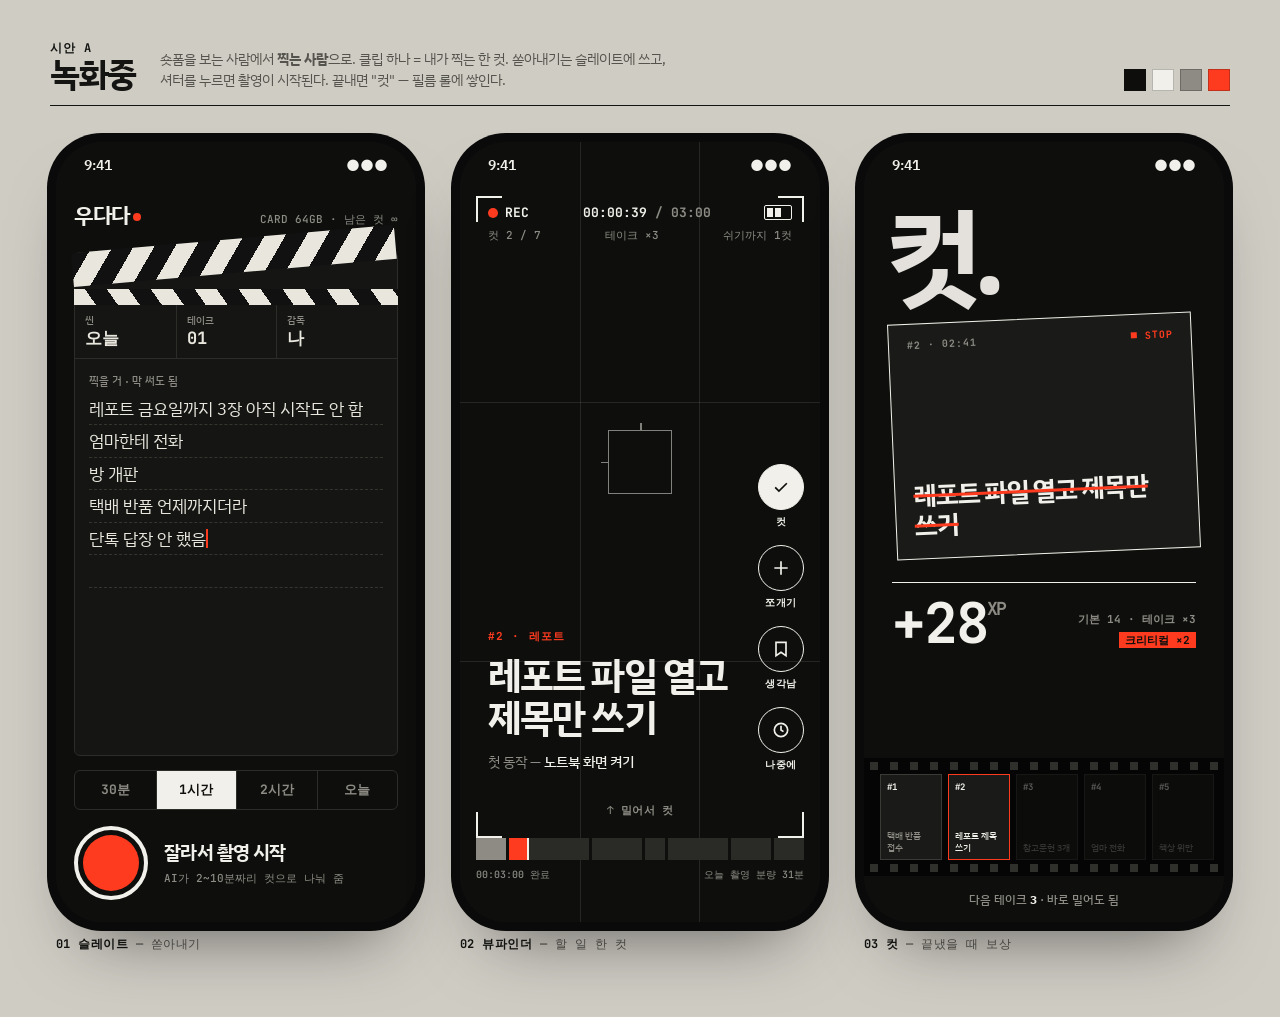
<file: udada/design/a-rec.html>
<!doctype html>
<html lang="ko">
<head>
<meta charset="utf-8">
<meta name="viewport" content="width=device-width, initial-scale=1">
<title>우다다 시안 A — 녹화중</title>
<link rel="preconnect" href="https://fonts.googleapis.com">
<link rel="preconnect" href="https://fonts.gstatic.com" crossorigin>
<link rel="stylesheet" href="https://fonts.googleapis.com/css2?family=IBM+Plex+Sans+KR:wght@400;500;700&family=JetBrains+Mono:wght@500;700&display=swap">
<style>
/* 은유: 숏폼을 '보는' 사람이 아니라 '찍는' 사람. 할 일 = 내가 찍는 장면 한 컷.
   색: 뷰파인더 검정 + 흰 HUD + 녹화 빨강 하나. 그라데이션 없음. */
:root{
  --vf:#0E0F0D; --vf2:#1A1B18; --hud:#F2F0EA; --hud2:#8D8B84; --line:rgba(242,240,234,.18);
  --rec:#FF3B1F; --slate:#151614; --chalk:#E9E6DD;
  --sans:"IBM Plex Sans KR",system-ui,sans-serif; --mono:"JetBrains Mono",ui-monospace,monospace;
}
*{box-sizing:border-box;margin:0}
body{background:#CFCCC4;color:#141412;font-family:var(--sans);-webkit-font-smoothing:antialiased;word-break:keep-all;padding:40px 32px 64px}
.sheet-h{max-width:1180px;margin:0 auto 36px;display:grid;grid-template-columns:auto 1fr auto;gap:24px;align-items:end;border-bottom:1.5px solid #141412;padding-bottom:14px}
.sheet-h .tag{font:700 12px var(--mono);letter-spacing:.08em}
.sheet-h h1{font-size:34px;font-weight:700;letter-spacing:-.04em;line-height:1}
.sheet-h p{font-size:14px;color:#55534d;max-width:520px;line-height:1.55}
.sw{display:flex;gap:6px}.sw i{width:22px;height:22px;border:1px solid #14141244}
.row{display:flex;gap:44px;justify-content:center;flex-wrap:wrap}
figure{display:grid;gap:14px}
figcaption{font:500 12px var(--mono);color:#55534d;letter-spacing:.04em}
figcaption b{color:#141412}
.phone{width:360px;height:780px;border-radius:46px;overflow:hidden;position:relative;background:var(--vf);color:var(--hud);box-shadow:0 0 0 9px #0a0a0a,0 40px 70px -30px rgba(0,0,0,.55)}
.sb{position:absolute;top:0;left:0;right:0;height:44px;display:flex;justify-content:space-between;align-items:center;padding:0 28px;font:600 14px var(--sans);z-index:5}

/* ---------- 1. 슬레이트 ---------- */
.slate{position:absolute;inset:0;background:var(--vf);padding:58px 18px 22px;display:flex;flex-direction:column;gap:14px}
.top{display:flex;justify-content:space-between;align-items:baseline}
.logo{font-weight:700;font-size:22px;letter-spacing:-.06em}
.logo span{display:inline-block;width:8px;height:8px;border-radius:50%;background:var(--rec);margin-left:3px;vertical-align:2px}
.meta{font:500 11px var(--mono);color:var(--hud2)}
.board{background:var(--slate);border:1.5px solid #2c2d29;border-radius:6px;margin-top:8px;flex:1;display:flex;flex-direction:column}
.clap{height:34px;background:repeating-linear-gradient(-55deg,var(--chalk) 0 18px,#111 18px 36px);transform-origin:0 100%;transform:rotate(-5deg);border-radius:5px 5px 0 0;margin:0 -1px}
.clap2{height:16px;margin:2px -1px 0;background:repeating-linear-gradient(55deg,var(--chalk) 0 18px,#111 18px 36px)}
.fields{display:grid;grid-template-columns:1fr 1fr 1.2fr;border-bottom:1.5px solid #2c2d29}
.fields div{padding:8px 10px;border-left:1.5px solid #2c2d29}
.fields div:first-child{border-left:0}
.fields small{display:block;font:500 10px var(--sans);color:var(--hud2)}
.fields b{font:700 17px var(--mono);color:var(--chalk)}
.dump{flex:1;padding:14px 14px 0;font-size:17px;line-height:1.85;color:var(--chalk)}
.dump small{display:block;font:500 11px var(--sans);color:var(--hud2);margin-bottom:4px}
.dump p{border-bottom:1px dashed #34352f}
.dump p.ghost{color:#55564f}
.caret{display:inline-block;width:2px;height:19px;background:var(--rec);vertical-align:-3px;animation:blink 1s steps(1) infinite}
@keyframes blink{50%{opacity:0}}
.dur{display:grid;grid-template-columns:repeat(4,1fr);gap:0;border:1.5px solid #2c2d29;border-radius:6px;overflow:hidden}
.dur button{all:unset;text-align:center;padding:10px 0;font:700 13px var(--mono);color:var(--hud2);border-left:1.5px solid #2c2d29}
.dur button:first-child{border-left:0}
.dur button.on{background:var(--hud);color:var(--vf)}
.shoot{display:flex;align-items:center;gap:16px;padding-top:2px}
.shutter{width:74px;height:74px;border-radius:50%;border:4px solid var(--hud);display:grid;place-items:center;flex:none}
.shutter i{width:56px;height:56px;border-radius:50%;background:var(--rec);transition:transform .15s}
.shutter:active i{transform:scale(.85)}
.shoot b{font-size:19px;letter-spacing:-.03em;display:block}
.shoot span{font:500 11px var(--mono);color:var(--hud2)}

/* ---------- 2. 뷰파인더 ---------- */
.vf{position:absolute;inset:0;background:var(--vf)}
.grid3{position:absolute;inset:0;background:
  linear-gradient(var(--line),var(--line)) 33.33% 0/1px 100% no-repeat,
  linear-gradient(var(--line),var(--line)) 66.66% 0/1px 100% no-repeat,
  linear-gradient(var(--line),var(--line)) 0 33.33%/100% 1px no-repeat,
  linear-gradient(var(--line),var(--line)) 0 66.66%/100% 1px no-repeat;opacity:.6}
.brk{position:absolute;width:26px;height:26px;border:2px solid var(--hud)}
.brk.tl{top:54px;left:16px;border-right:0;border-bottom:0}.brk.tr{top:54px;right:16px;border-left:0;border-bottom:0}
.brk.bl{bottom:84px;left:16px;border-right:0;border-top:0}.brk.br{bottom:84px;right:16px;border-left:0;border-top:0}
.hud{position:absolute;top:62px;left:28px;right:28px;display:flex;justify-content:space-between;font:700 13px var(--mono)}
.rec{display:flex;align-items:center;gap:7px}
.rec i{width:10px;height:10px;border-radius:50%;background:var(--rec);animation:blink 1.2s steps(1) infinite}
.tc{font-variant-numeric:tabular-nums}
.tc em{font-style:normal;color:var(--hud2)}
.bat{display:flex;align-items:center;gap:6px;color:var(--hud2);font-size:11px}
.bat span{display:inline-flex;gap:2px;padding:2px;border:1.5px solid var(--hud);border-radius:2px}
.bat span i{width:6px;height:9px;background:var(--hud)}
.bat span i.off{background:transparent}
.hud2{position:absolute;top:86px;left:28px;right:28px;display:flex;justify-content:space-between;font:500 11px var(--mono);color:var(--hud2)}
.focus{position:absolute;left:50%;top:41%;width:64px;height:64px;transform:translate(-50%,-50%);border:1.5px solid var(--hud);opacity:.5}
.focus::before,.focus::after{content:"";position:absolute;background:var(--hud)}
.focus::before{left:50%;top:-8px;width:1.5px;height:8px}.focus::after{top:50%;left:-8px;height:1.5px;width:8px}
.scene{position:absolute;left:28px;right:92px;bottom:150px}
.scene .lbl{font:700 11px var(--mono);color:var(--rec);letter-spacing:.1em;margin-bottom:10px}
.scene h2{font-size:38px;font-weight:700;line-height:1.12;letter-spacing:-.05em}
.scene p{margin-top:12px;font-size:14px;color:var(--hud2);line-height:1.5}
.scene p b{color:var(--hud);font-weight:500}
.rail{position:absolute;right:16px;bottom:150px;display:flex;flex-direction:column;gap:16px;align-items:center}
.rail button{all:unset;display:grid;justify-items:center;gap:5px;font:700 10px var(--mono);color:var(--hud);letter-spacing:.06em}
.rail .k{width:46px;height:46px;border:1.5px solid var(--hud);border-radius:50%;display:grid;place-items:center}
.rail .k.done{background:var(--hud);color:var(--vf)}
.rail svg{width:20px;height:20px;stroke:currentColor;fill:none;stroke-width:2}
.scrub{position:absolute;left:16px;right:16px;bottom:40px}
.scrub .ticks{display:grid;grid-template-columns:3fr 8fr 5fr 2fr 6fr 4fr 3fr;gap:3px;height:22px}
.scrub .ticks i{background:#2a2b27;position:relative}
.scrub .ticks i.d{background:var(--hud2)}
.scrub .ticks i.c{background:#2a2b27;overflow:hidden}
.scrub .ticks i.c::before{content:"";position:absolute;inset:0 auto 0 0;width:22%;background:var(--rec)}
.scrub .ticks i.c::after{content:"";position:absolute;top:-6px;bottom:-6px;left:22%;width:2px;background:var(--hud)}
.scrub .lab{display:flex;justify-content:space-between;margin-top:8px;font:500 10px var(--mono);color:var(--hud2)}
.cue{position:absolute;left:0;right:0;bottom:104px;text-align:center;font:700 11px var(--mono);color:var(--hud2);letter-spacing:.02em}

/* ---------- 3. 컷 ---------- */
.cut{position:absolute;inset:0;background:var(--vf)}
.cut .freeze{position:absolute;left:28px;right:28px;top:176px;height:236px;border:1.5px solid var(--hud);padding:18px;display:flex;flex-direction:column;justify-content:flex-end;transform:rotate(-2.5deg);background:var(--vf2)}
.cut .freeze small{font:700 10px var(--mono);color:var(--hud2);letter-spacing:.1em;position:absolute;top:14px;left:18px}
.cut .freeze small.r{left:auto;right:18px;color:var(--rec)}
.cut .freeze h3{font-size:26px;line-height:1.15;letter-spacing:-.04em;text-decoration:line-through;text-decoration-color:var(--rec);text-decoration-thickness:3px}
.slam{position:absolute;left:22px;top:58px;z-index:2;font:700 108px/1 var(--sans);letter-spacing:-.08em;color:var(--hud);mix-blend-mode:difference;animation:slam .5s cubic-bezier(.2,1.6,.4,1) both}
@keyframes slam{from{transform:scale(1.6);opacity:0}}
.xp{position:absolute;left:28px;right:28px;top:440px;display:grid;grid-template-columns:1fr auto;align-items:end;border-top:1.5px solid var(--hud);padding-top:12px}
.xp b{font:700 56px/1 var(--mono);letter-spacing:-.04em}
.xp b sup{font-size:18px;vertical-align:28px;color:var(--hud2)}
.xp div{text-align:right;font:700 11px/1.9 var(--mono);color:var(--hud2)}
.xp div em{font-style:normal;color:var(--vf);background:var(--rec);padding:1px 6px}
.roll{position:absolute;left:0;right:0;bottom:46px;height:118px;background:#050505;padding:16px 0;overflow:hidden}
.roll::before,.roll::after{content:"";position:absolute;left:0;right:0;height:8px;background:repeating-linear-gradient(90deg,transparent 0 6px,#2f302b 6px 14px,transparent 14px 20px)}
.roll::before{top:4px}.roll::after{bottom:4px}
.frames{display:flex;gap:6px;padding-left:16px;animation:roll 1s .3s cubic-bezier(.2,.8,.2,1) both}
@keyframes roll{from{transform:translateX(70px)}}
.frames div{flex:none;width:62px;height:86px;border:1px solid #3a3b36;background:var(--vf2);padding:6px;font:500 8.5px/1.35 var(--sans);color:var(--hud2);display:flex;flex-direction:column;justify-content:space-between}
.frames div b{font:700 9px var(--mono);color:var(--hud)}
.frames div.new{border-color:var(--rec);color:var(--hud)}
.frames div.e{opacity:.35}
.next{position:absolute;left:0;right:0;bottom:14px;text-align:center;font:500 12px var(--sans);color:var(--hud2)}
.next b{color:var(--hud)}
</style>
</head>
<body>
<header class="sheet-h">
  <div><div class="tag">시안 A</div><h1>녹화중</h1></div>
  <p>숏폼을 보는 사람에서 <b>찍는 사람</b>으로. 클립 하나 = 내가 찍는 한 컷. 쏟아내기는 슬레이트에 쓰고, 셔터를 누르면 촬영이 시작된다. 끝내면 "컷" — 필름 롤에 쌓인다.</p>
  <div class="sw"><i style="background:#0E0F0D"></i><i style="background:#F2F0EA"></i><i style="background:#8D8B84"></i><i style="background:#FF3B1F"></i></div>
</header>
<div class="row">

<figure>
<div class="phone">
  <div class="sb"><span>9:41</span><span>●●●</span></div>
  <div class="slate">
    <div class="top"><div class="logo">우다다<span></span></div><div class="meta">CARD 64GB · 남은 컷 ∞</div></div>
    <div class="board">
      <div class="clap"></div><div class="clap2"></div>
      <div class="fields">
        <div><small>씬</small><b>오늘</b></div>
        <div><small>테이크</small><b>01</b></div>
        <div><small>감독</small><b>나</b></div>
      </div>
      <div class="dump">
        <small>찍을 거 · 막 써도 됨</small>
        <p>레포트 금요일까지 3장 아직 시작도 안 함</p>
        <p>엄마한테 전화</p>
        <p>방 개판</p>
        <p>택배 반품 언제까지더라</p>
        <p>단톡 답장 안 했음<span class="caret"></span></p>
        <p class="ghost">&nbsp;</p>
      </div>
    </div>
    <div class="dur"><button>30분</button><button class="on">1시간</button><button>2시간</button><button>오늘</button></div>
    <div class="shoot">
      <div class="shutter"><i></i></div>
      <div><b>잘라서 촬영 시작</b><span>AI가 2~10분짜리 컷으로 나눠 줌</span></div>
    </div>
  </div>
</div>
<figcaption><b>01 슬레이트</b> — 쏟아내기</figcaption>
</figure>

<figure>
<div class="phone">
  <div class="sb"><span>9:41</span><span>●●●</span></div>
  <div class="vf">
    <div class="grid3"></div>
    <i class="brk tl"></i><i class="brk tr"></i><i class="brk bl"></i><i class="brk br"></i>
    <div class="hud">
      <div class="rec"><i></i>REC</div>
      <div class="tc">00:00:39 <em>/ 03:00</em></div>
      <div class="bat"><span><i></i><i></i><i class="off"></i></span></div>
    </div>
    <div class="hud2"><span>컷 2 / 7</span><span>테이크 ×3</span><span>쉬기까지 1컷</span></div>
    <div class="focus"></div>
    <div class="scene">
      <div class="lbl">#2 · 레포트</div>
      <h2>레포트 파일 열고 제목만 쓰기</h2>
      <p>첫 동작 — <b>노트북 화면 켜기</b></p>
    </div>
    <div class="rail">
      <button><span class="k done"><svg viewBox="0 0 24 24"><path d="M5 12.5l4.5 4.5L19 7.5"/></svg></span>컷</button>
      <button><span class="k"><svg viewBox="0 0 24 24"><path d="M12 4v16M4 12h16"/></svg></span>쪼개기</button>
      <button><span class="k"><svg viewBox="0 0 24 24"><path d="M6 4h12v16l-6-4-6 4z"/></svg></span>생각남</button>
      <button><span class="k"><svg viewBox="0 0 24 24"><path d="M12 7v5l3 2"/><circle cx="12" cy="12" r="8"/></svg></span>나중에</button>
    </div>
    <div class="cue">↑ 밀어서 컷</div>
    <div class="scrub">
      <div class="ticks"><i class="d"></i><i class="c"></i><i></i><i></i><i></i><i></i><i></i></div>
      <div class="lab"><span>00:03:00 완료</span><span>오늘 촬영 분량 31분</span></div>
    </div>
  </div>
</div>
<figcaption><b>02 뷰파인더</b> — 할 일 한 컷</figcaption>
</figure>

<figure>
<div class="phone">
  <div class="sb"><span>9:41</span><span>●●●</span></div>
  <div class="cut">
    <div class="freeze">
      <small>#2 · 02:41</small><small class="r">■ STOP</small>
      <h3>레포트 파일 열고 제목만 쓰기</h3>
    </div>
    <div class="slam">컷.</div>
    <div class="xp">
      <b>+28<sup>XP</sup></b>
      <div>기본 14 · 테이크 ×3<br><em>크리티컬 ×2</em></div>
    </div>
    <div class="roll">
      <div class="frames">
        <div><b>#1</b>택배 반품 접수</div>
        <div class="new"><b>#2</b>레포트 제목 쓰기</div>
        <div class="e"><b>#3</b>참고문헌 3개</div>
        <div class="e"><b>#4</b>엄마 전화</div>
        <div class="e"><b>#5</b>책상 위만</div>
      </div>
    </div>
    <div class="next">다음 테이크 <b>3</b> · 바로 밀어도 됨</div>
  </div>
</div>
<figcaption><b>03 컷</b> — 끝냈을 때 보상</figcaption>
</figure>

</div>
</body>
</html>
</file>
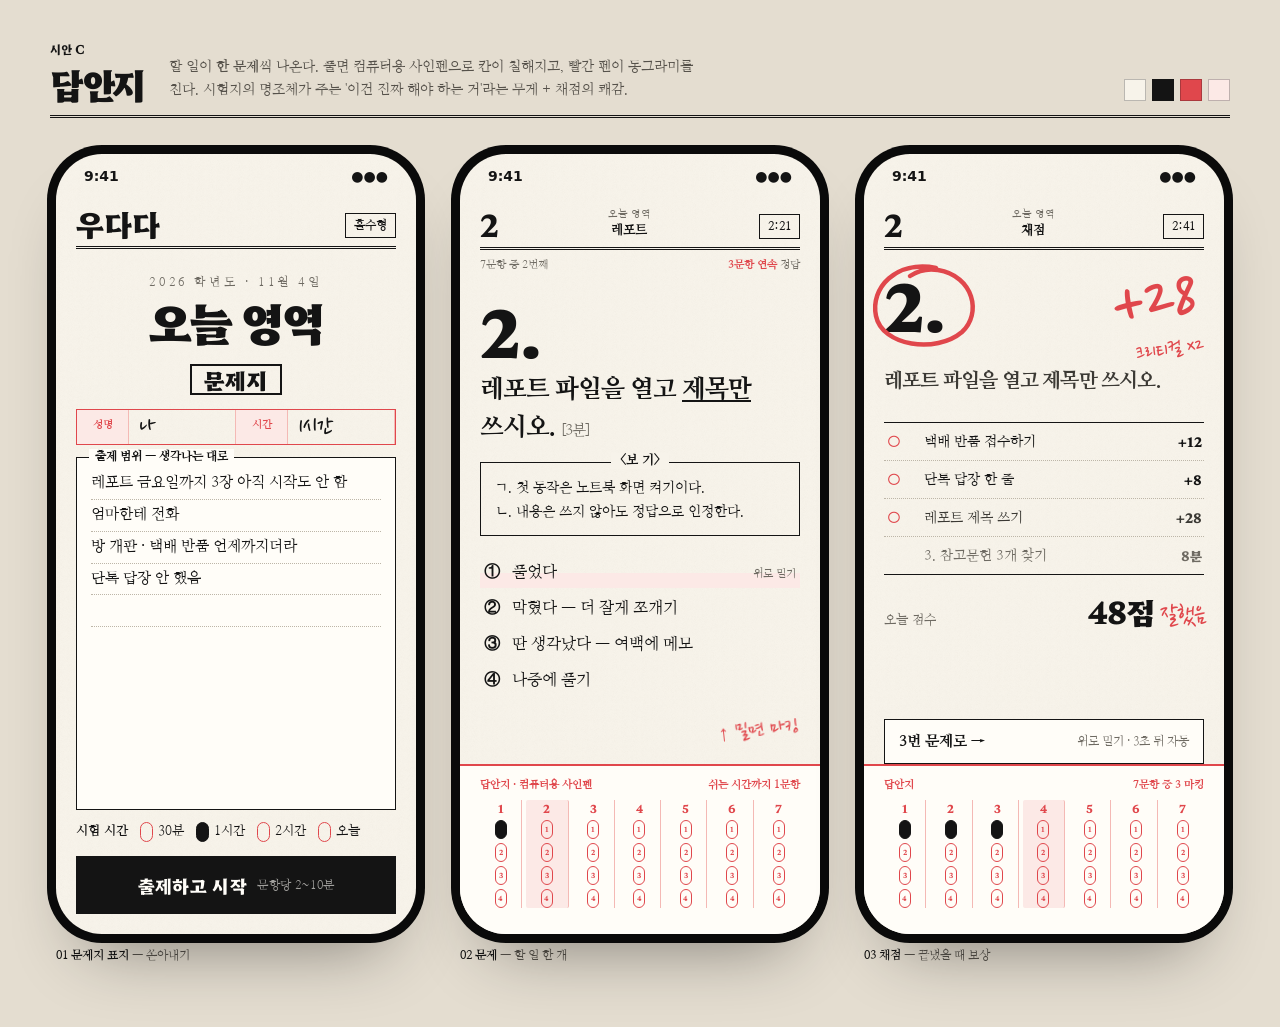
<file: udada/design/c-omr.html>
<!doctype html>
<html lang="ko">
<head>
<meta charset="utf-8">
<meta name="viewport" content="width=device-width, initial-scale=1">
<title>우다다 시안 C — 답안지</title>
<link rel="preconnect" href="https://fonts.googleapis.com">
<link rel="preconnect" href="https://fonts.gstatic.com" crossorigin>
<link rel="stylesheet" href="https://fonts.googleapis.com/css2?family=Hahmlet:wght@400;600;800;900&family=Nanum+Myeongjo:wght@400;700;800&family=Nanum+Pen+Script&display=swap">
<style>
/* 은유: 시험지 + OMR 답안지. 할 일 = 문제 한 개. 끝냄 = 컴퓨터용 사인펜으로 칸 칠하기.
   색: 갱지 + 검정 + OMR 빨강 하나. 명조체는 시험지에서만 쓰는 '진지한' 목소리. */
:root{
  --paper:#F7F3EA; --paper2:#FFFDF8; --ink:#141414; --ink2:#6E6A62; --omr:#E0474C; --omr2:#F4B9B5; --omr3:#FCE9E6;
  --serif:"Nanum Myeongjo",serif; --disp:"Hahmlet",serif; --pen:"Nanum Pen Script",cursive;
}
*{box-sizing:border-box;margin:0}
body{background:#E4DDD0;color:var(--ink);font-family:var(--serif);-webkit-font-smoothing:antialiased;word-break:keep-all;padding:40px 32px 64px}
.sheet-h{max-width:1180px;margin:0 auto 36px;display:grid;grid-template-columns:auto 1fr auto;gap:24px;align-items:end;border-bottom:3px double var(--ink);padding-bottom:14px}
.sheet-h .tag{font:700 12px var(--disp);margin-bottom:8px}
.sheet-h h1{font:900 36px/1 var(--disp);letter-spacing:-.04em}
.sheet-h p{font-size:14px;color:#55514a;max-width:540px;line-height:1.6}
.sw{display:flex;gap:6px}.sw i{width:22px;height:22px;border:1px solid #14141444}
.row{display:flex;gap:44px;justify-content:center;flex-wrap:wrap}
figure{display:grid;gap:14px}
figcaption{font:400 12px var(--serif);color:#55514a}
figcaption b{color:var(--ink)}
.phone{width:360px;height:780px;border-radius:46px;overflow:hidden;position:relative;background:var(--paper);box-shadow:0 0 0 9px #0a0a0a,0 40px 70px -30px rgba(0,0,0,.45)}
.phone::before{content:"";position:absolute;inset:0;pointer-events:none;opacity:.35;mix-blend-mode:multiply;
  background-image:url("data:image/svg+xml,%3Csvg xmlns='http://www.w3.org/2000/svg' width='160' height='160'%3E%3Cfilter id='n'%3E%3CfeTurbulence baseFrequency='.9' numOctaves='2'/%3E%3CfeColorMatrix values='0 0 0 0 .5 0 0 0 0 .45 0 0 0 0 .4 0 0 0 .18 0'/%3E%3C/filter%3E%3Crect width='160' height='160' filter='url(%23n)'/%3E%3C/svg%3E")}
.sb{position:absolute;top:0;left:0;right:0;height:44px;display:flex;justify-content:space-between;align-items:center;padding:0 28px;font:700 14px system-ui;z-index:5}
.in{position:absolute;inset:0;padding:54px 20px 20px;display:flex;flex-direction:column}

/* 공통 시험지 머리 */
.exam-h{display:grid;grid-template-columns:auto 1fr auto;align-items:end;gap:10px;border-bottom:3px double var(--ink);padding-bottom:8px}
.exam-h .pg{font:800 30px/1 var(--disp)}
.exam-h .t{text-align:center;font:800 13px var(--serif)}
.exam-h .t small{display:block;font:400 10px var(--serif);color:var(--ink2);margin-bottom:2px}
.exam-h .box{border:1.5px solid var(--ink);font:700 12px var(--serif);padding:4px 8px}

/* ---------- 1. 표지 ---------- */
.cover-t{text-align:center;margin:22px 0 14px}
.cover-t small{font:400 12px var(--serif);letter-spacing:.3em;color:var(--ink2)}
.cover-t h2{font:900 46px/1.05 var(--disp);letter-spacing:-.04em;margin-top:6px}
.cover-t h2 span{display:inline-block;border:2.5px solid var(--ink);padding:2px 12px;margin-top:6px;font-size:22px;letter-spacing:.05em}
.idcard{display:grid;grid-template-columns:52px 1fr 52px 1fr;border:1.5px solid var(--omr);color:var(--omr);font:700 11px var(--serif)}
.idcard>*{padding:8px 6px;border-right:1px solid var(--omr2)}
.idcard>*:nth-child(odd){background:var(--omr3);text-align:center}
.idcard b{color:var(--ink);font:400 27px/18px var(--pen);padding-left:10px}
.scope{flex:1;margin-top:12px;border:1.5px solid var(--ink);background:var(--paper2);padding:10px 14px;position:relative}
.scope .lbl{position:absolute;top:-9px;left:12px;background:var(--paper2);padding:0 6px;font:800 12px var(--serif)}
.scope p{font:400 15px/2.05 var(--serif);border-bottom:1px dotted #bdb6a8}
.time{display:flex;align-items:center;gap:12px;margin-top:12px;font:700 13px var(--serif)}
.time label{display:flex;align-items:center;gap:5px;font-weight:400}
.time i{width:13px;height:20px;border:1.3px solid var(--omr);border-radius:7px;display:inline-block}
.time i.f{background:var(--ink);border-color:var(--ink)}
.start{margin-top:14px;background:var(--ink);color:var(--paper2);text-align:center;padding:16px 0;font:800 18px var(--disp);letter-spacing:.02em;display:flex;justify-content:center;gap:10px;align-items:center}
.start small{font:400 12px var(--serif);opacity:.6}

/* ---------- 2. 문제 ---------- */
.meta{display:flex;justify-content:space-between;font:400 11px var(--serif);color:var(--ink2);margin-top:8px}
.meta b{color:var(--omr);font-weight:800}
.q{margin-top:26px}
.q .no{font:900 64px/1 var(--disp);letter-spacing:-.04em;position:relative;display:inline-block}
.q h2{font:800 25px/1.5 var(--serif);letter-spacing:-.04em;margin-top:8px}
.q h2 u{text-decoration:none;box-shadow:inset 0 -2px 0 var(--ink)}
.q h2 .pt{font:400 15px var(--serif);color:var(--ink2);white-space:nowrap}
.bogi{margin-top:16px;border:1.3px solid var(--ink);padding:14px 14px 10px;position:relative;font:400 14px/1.7 var(--serif)}
.bogi .lbl{position:absolute;top:-10px;left:50%;transform:translateX(-50%);background:var(--paper);padding:0 8px;font:800 13px var(--serif)}
.opts{margin-top:18px;display:grid;gap:2px}
.opts div{display:flex;gap:12px;align-items:baseline;font:400 16px/1.75 var(--serif);padding:2px 4px}
.opts div i{font-style:normal;font-family:var(--disp);font-weight:600}
.opts div small{margin-left:auto;color:var(--ink2);font-size:11px}
.opts div.hot{background:linear-gradient(transparent 55%,var(--omr3) 55%)}
.strip{position:absolute;left:0;right:0;bottom:0;background:var(--paper2);border-top:2px solid var(--omr);padding:12px 20px 26px}
.strip .h{display:flex;justify-content:space-between;color:var(--omr);font:800 11px var(--serif);margin-bottom:8px}
.cols{display:grid;grid-template-columns:repeat(7,1fr);gap:4px}
.col{display:grid;justify-items:center;gap:4px;border-right:1px solid var(--omr2)}
.col:last-child{border-right:0}
.col b{font:800 11px var(--disp);color:var(--omr)}
.col i{width:12px;height:19px;border:1.2px solid var(--omr);border-radius:6px;display:block;position:relative}
.col i::after{content:attr(data-n);position:absolute;inset:0;font:700 7px/17px var(--disp);text-align:center;color:var(--omr)}
.col i.f{background:var(--ink);border-color:var(--ink)}
.col i.f::after{content:""}
.col.now{background:var(--omr3);border-radius:2px}
.swipe{position:absolute;right:22px;bottom:190px;z-index:2;font:400 22px var(--pen);color:var(--omr);transform:rotate(-6deg)}

/* ---------- 3. 채점 ---------- */
.graded{margin-top:22px;position:relative}
.graded .no{font:900 64px/1 var(--disp);letter-spacing:-.04em}
.graded h2{font:800 20px/1.5 var(--serif);letter-spacing:-.04em;margin-top:30px;color:#3b3934}
.circle{position:absolute;left:-18px;top:-14px;width:118px;height:100px;overflow:visible}
.circle path{fill:none;stroke:var(--omr);stroke-width:4.5;stroke-linecap:round;stroke-dasharray:420;stroke-dashoffset:420;animation:draw .7s .2s cubic-bezier(.6,.1,.3,1) forwards}
@keyframes draw{to{stroke-dashoffset:0}}
.score{position:absolute;right:4px;top:-2px;text-align:right;color:var(--omr);transform:rotate(-8deg);animation:pop .4s .8s both cubic-bezier(.3,1.6,.5,1)}
@keyframes pop{from{transform:rotate(-8deg) scale(0)}}
.score b{font:400 74px/0.9 var(--pen)}
.score small{display:block;font:400 22px var(--pen)}
.tally{margin-top:26px;border-top:1.5px solid var(--ink);border-bottom:1.5px solid var(--ink)}
.tally div{display:grid;grid-template-columns:28px 1fr auto;gap:10px;padding:9px 2px;border-bottom:1px dotted #bdb6a8;font:400 14px var(--serif);align-items:center}
.tally div:last-child{border-bottom:0}
.tally div i{font:400 26px/0.6 var(--pen);color:var(--omr);font-style:normal}
.tally div b{font:800 13px var(--disp)}
.tally div.n{color:#3b3934}
.tally div.p{color:var(--ink2)}
.tally div.p i{color:transparent}
.total{display:flex;justify-content:space-between;align-items:baseline;margin-top:14px}
.total span{font:400 13px var(--serif);color:var(--ink2)}
.total b{font:900 30px var(--disp);letter-spacing:-.03em}
.total b em{font-style:normal;color:var(--omr);font:400 26px var(--pen);margin-left:6px}
.nextq{margin-top:auto;margin-bottom:150px;background:var(--paper2);display:flex;justify-content:space-between;align-items:center;border:1.5px solid var(--ink);padding:12px 14px;font:800 15px var(--serif)}
.nextq small{font:400 12px var(--serif);color:var(--ink2)}
</style>
</head>
<body>
<header class="sheet-h">
  <div><div class="tag">시안 C</div><h1>답안지</h1></div>
  <p>할 일이 <b>한 문제</b>씩 나온다. 풀면 컴퓨터용 사인펜으로 칸이 칠해지고, 빨간 펜이 동그라미를 친다. 시험지의 명조체가 주는 '이건 진짜 해야 하는 거'라는 무게 + 채점의 쾌감.</p>
  <div class="sw"><i style="background:#F7F3EA"></i><i style="background:#141414"></i><i style="background:#E0474C"></i><i style="background:#FCE9E6"></i></div>
</header>
<div class="row">

<figure>
<div class="phone">
  <div class="sb"><span>9:41</span><span>●●●</span></div>
  <div class="in">
    <div class="exam-h"><div class="pg">우다다</div><div class="t"></div><div class="box">홀수형</div></div>
    <div class="cover-t">
      <small>2026 학년도 · 11월 4일</small>
      <h2>오늘 영역<br><span>문제지</span></h2>
    </div>
    <div class="idcard"><span>성명</span><b>나</b><span>시간</span><b>1시간</b></div>
    <div class="scope">
      <span class="lbl">출제 범위 — 생각나는 대로</span>
      <p>레포트 금요일까지 3장 아직 시작도 안 함</p>
      <p>엄마한테 전화</p>
      <p>방 개판 · 택배 반품 언제까지더라</p>
      <p>단톡 답장 안 했음</p>
      <p>&nbsp;</p>
    </div>
    <div class="time">시험 시간
      <label><i></i>30분</label><label><i class="f"></i>1시간</label><label><i></i>2시간</label><label><i></i>오늘</label>
    </div>
    <div class="start">출제하고 시작 <small>문항당 2~10분</small></div>
  </div>
</div>
<figcaption><b>01 문제지 표지</b> — 쏟아내기</figcaption>
</figure>

<figure>
<div class="phone">
  <div class="sb"><span>9:41</span><span>●●●</span></div>
  <div class="in">
    <div class="exam-h"><div class="pg">2</div><div class="t"><small>오늘 영역</small>레포트</div><div class="box">2:21</div></div>
    <div class="meta"><span>7문항 중 2번째</span><span><b>3문항 연속</b> 정답</span></div>
    <div class="q">
      <div class="no">2.</div>
      <h2>레포트 파일을 열고 <u>제목만</u> 쓰시오. <span class="pt">[3분]</span></h2>
      <div class="bogi"><span class="lbl">&lt;보 기&gt;</span>
        ㄱ. 첫 동작은 노트북 화면 켜기이다.<br>ㄴ. 내용은 쓰지 않아도 정답으로 인정한다.
      </div>
      <div class="opts">
        <div class="hot"><i>①</i>풀었다<small>위로 밀기</small></div>
        <div><i>②</i>막혔다 — 더 잘게 쪼개기</div>
        <div><i>③</i>딴 생각났다 — 여백에 메모</div>
        <div><i>④</i>나중에 풀기</div>
      </div>
    </div>
    <div class="swipe">↑ 밀면 마킹</div>
    <div class="strip">
      <div class="h"><span>답안지 · 컴퓨터용 사인펜</span><span>쉬는 시간까지 1문항</span></div>
      <div class="cols">
        <div class="col"><b>1</b><i class="f"></i><i data-n="2"></i><i data-n="3"></i><i data-n="4"></i></div>
        <div class="col now"><b>2</b><i data-n="1"></i><i data-n="2"></i><i data-n="3"></i><i data-n="4"></i></div>
        <div class="col"><b>3</b><i data-n="1"></i><i data-n="2"></i><i data-n="3"></i><i data-n="4"></i></div>
        <div class="col"><b>4</b><i data-n="1"></i><i data-n="2"></i><i data-n="3"></i><i data-n="4"></i></div>
        <div class="col"><b>5</b><i data-n="1"></i><i data-n="2"></i><i data-n="3"></i><i data-n="4"></i></div>
        <div class="col"><b>6</b><i data-n="1"></i><i data-n="2"></i><i data-n="3"></i><i data-n="4"></i></div>
        <div class="col"><b>7</b><i data-n="1"></i><i data-n="2"></i><i data-n="3"></i><i data-n="4"></i></div>
      </div>
    </div>
  </div>
</div>
<figcaption><b>02 문제</b> — 할 일 한 개</figcaption>
</figure>

<figure>
<div class="phone">
  <div class="sb"><span>9:41</span><span>●●●</span></div>
  <div class="in">
    <div class="exam-h"><div class="pg">2</div><div class="t"><small>오늘 영역</small>채점</div><div class="box">2:41</div></div>
    <div class="graded">
      <svg class="circle" viewBox="0 0 118 100"><path d="M70 10 C 30 2, 4 30, 10 58 C 16 88, 70 96, 96 74 C 116 56, 108 18, 72 12 C 60 10, 50 14, 44 18"/></svg>
      <div class="no">2.</div>
      <div class="score"><b>+28</b><small>크리티컬 ×2</small></div>
      <h2>레포트 파일을 열고 제목만 쓰시오.</h2>
    </div>
    <div class="tally">
      <div><i>○</i><span>택배 반품 접수하기</span><b>+12</b></div>
      <div><i>○</i><span>단톡 답장 한 줄</span><b>+8</b></div>
      <div class="n"><i>○</i><span>레포트 제목 쓰기</span><b>+28</b></div>
      <div class="p"><i>○</i><span>3. 참고문헌 3개 찾기</span><b>8분</b></div>
    </div>
    <div class="total"><span>오늘 점수</span><b>48점<em>잘했음</em></b></div>
    <div class="nextq"><span>3번 문제로 →</span><small>위로 밀기 · 3초 뒤 자동</small></div>
    <div class="strip">
      <div class="h"><span>답안지</span><span>7문항 중 3 마킹</span></div>
      <div class="cols">
        <div class="col"><b>1</b><i class="f"></i><i data-n="2"></i><i data-n="3"></i><i data-n="4"></i></div>
        <div class="col"><b>2</b><i class="f"></i><i data-n="2"></i><i data-n="3"></i><i data-n="4"></i></div>
        <div class="col"><b>3</b><i class="f"></i><i data-n="2"></i><i data-n="3"></i><i data-n="4"></i></div>
        <div class="col now"><b>4</b><i data-n="1"></i><i data-n="2"></i><i data-n="3"></i><i data-n="4"></i></div>
        <div class="col"><b>5</b><i data-n="1"></i><i data-n="2"></i><i data-n="3"></i><i data-n="4"></i></div>
        <div class="col"><b>6</b><i data-n="1"></i><i data-n="2"></i><i data-n="3"></i><i data-n="4"></i></div>
        <div class="col"><b>7</b><i data-n="1"></i><i data-n="2"></i><i data-n="3"></i><i data-n="4"></i></div>
      </div>
    </div>
  </div>
</div>
<figcaption><b>03 채점</b> — 끝냈을 때 보상</figcaption>
</figure>

</div>
</body>
</html>
</file>
